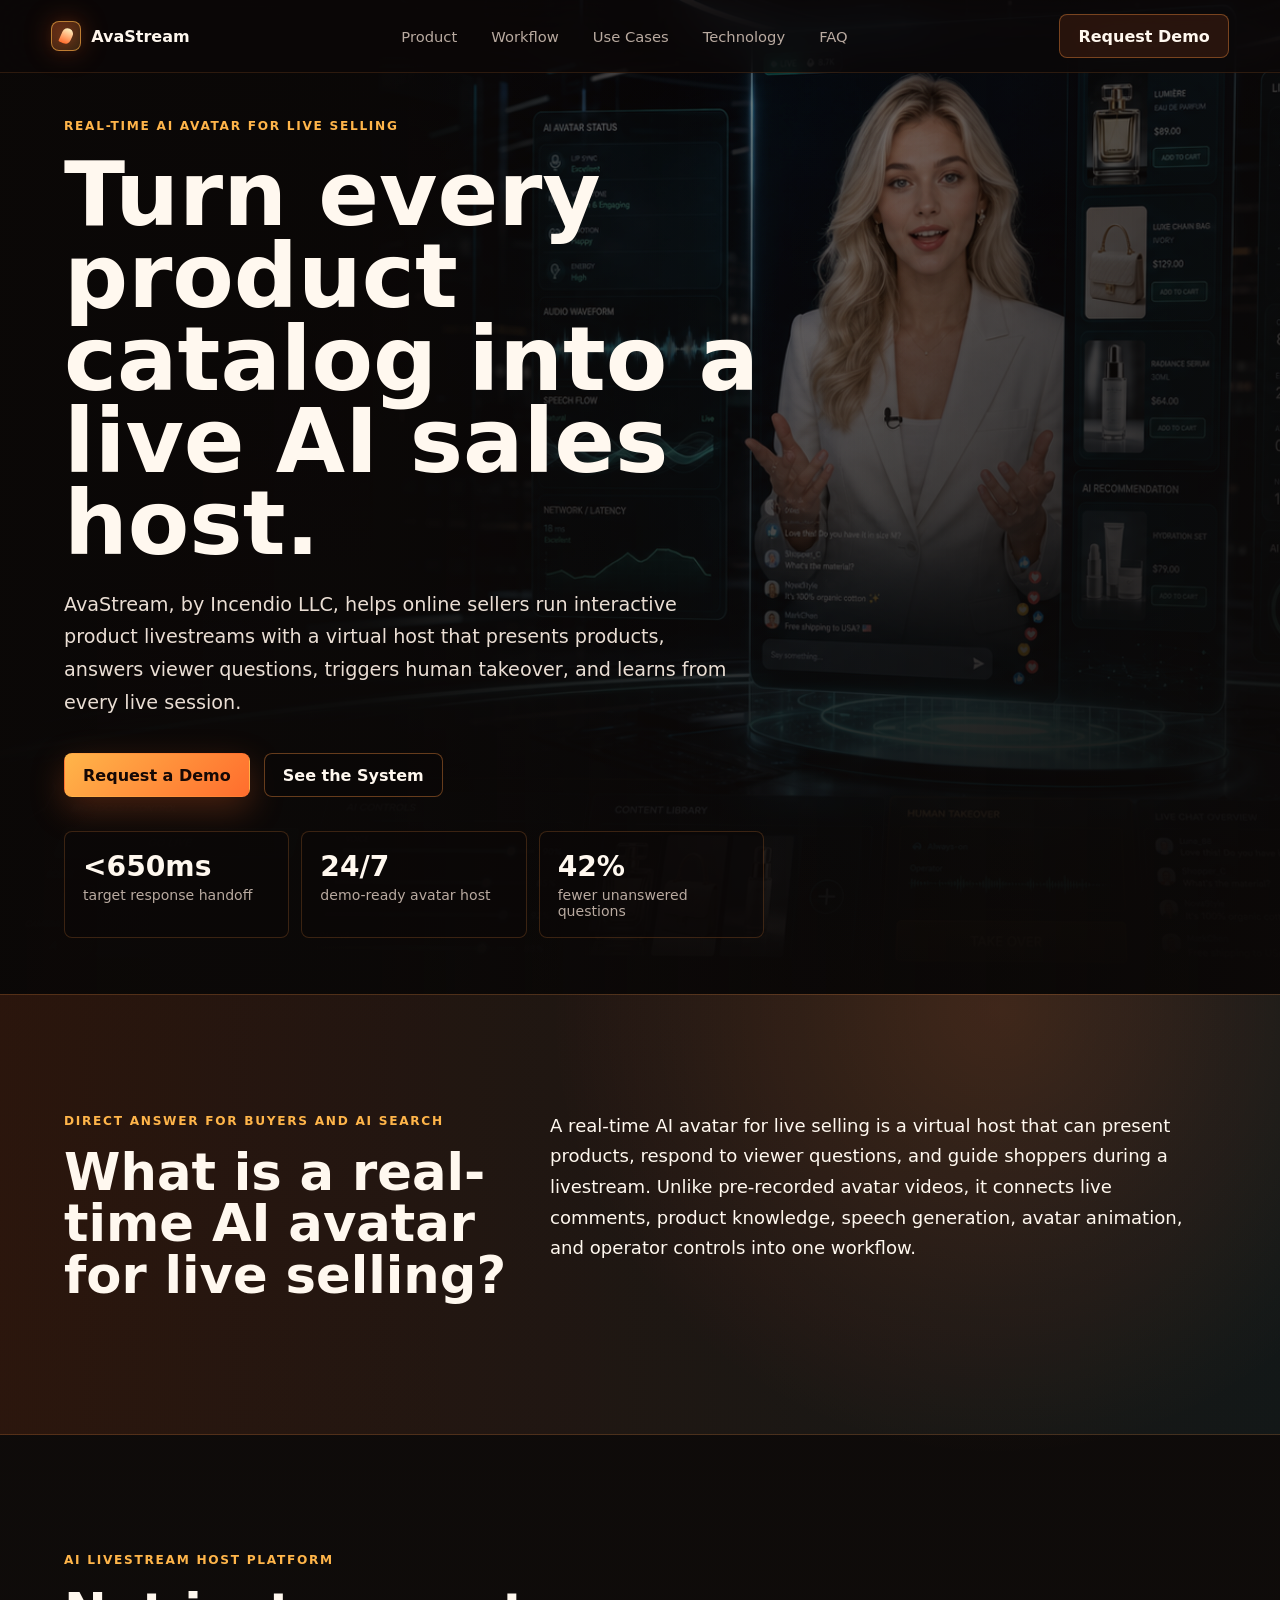
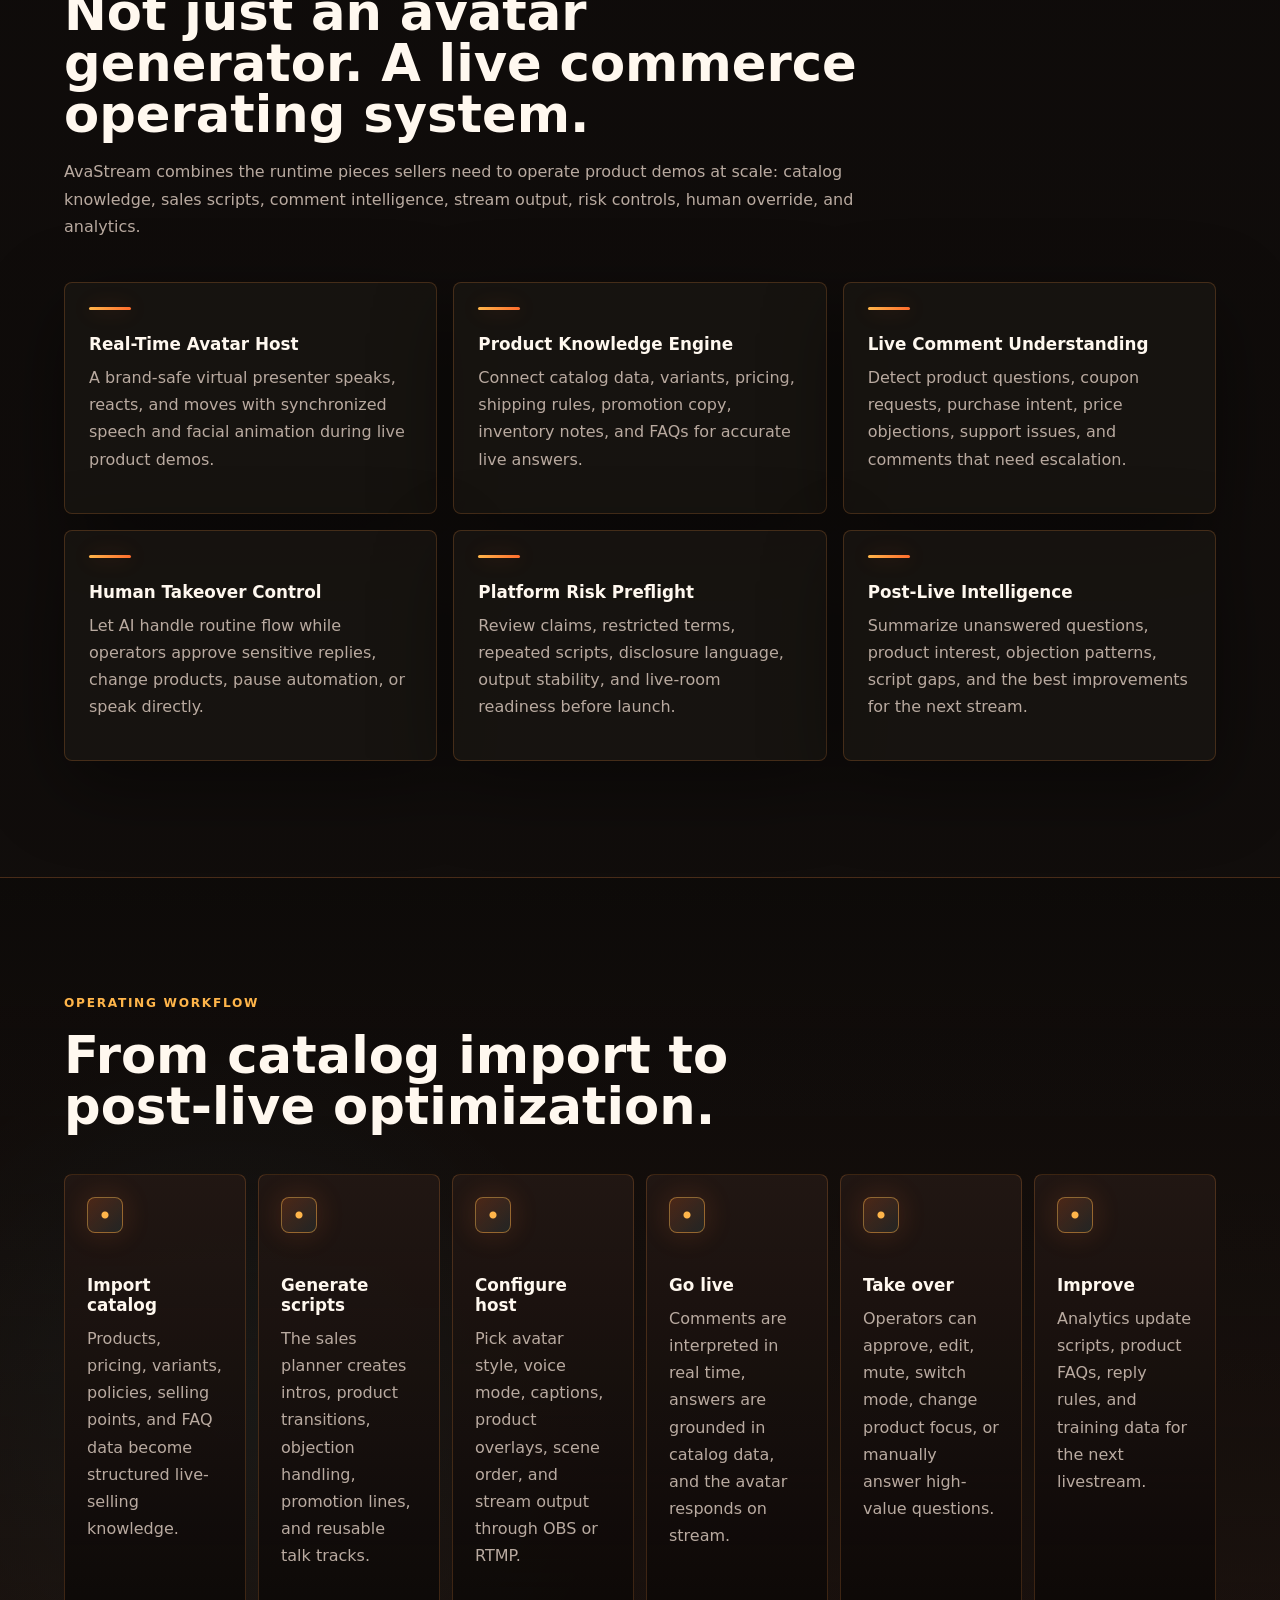
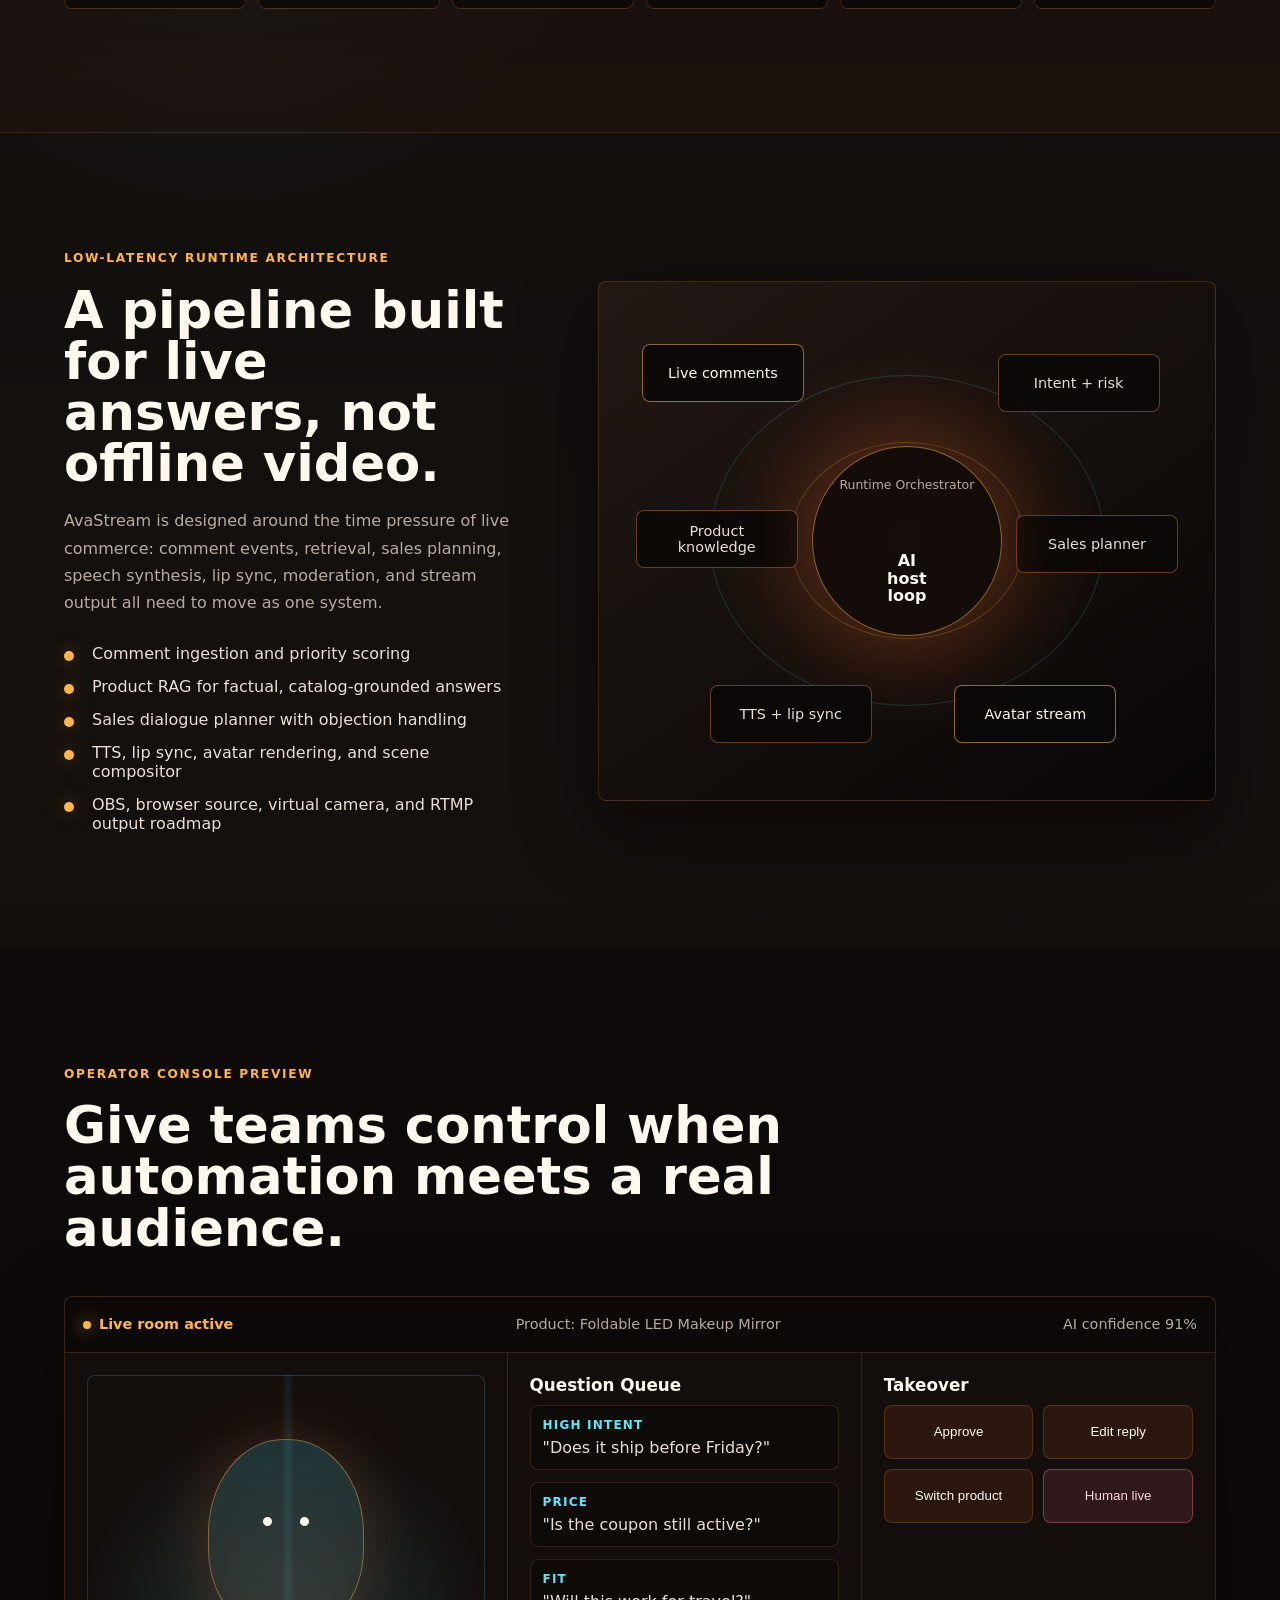
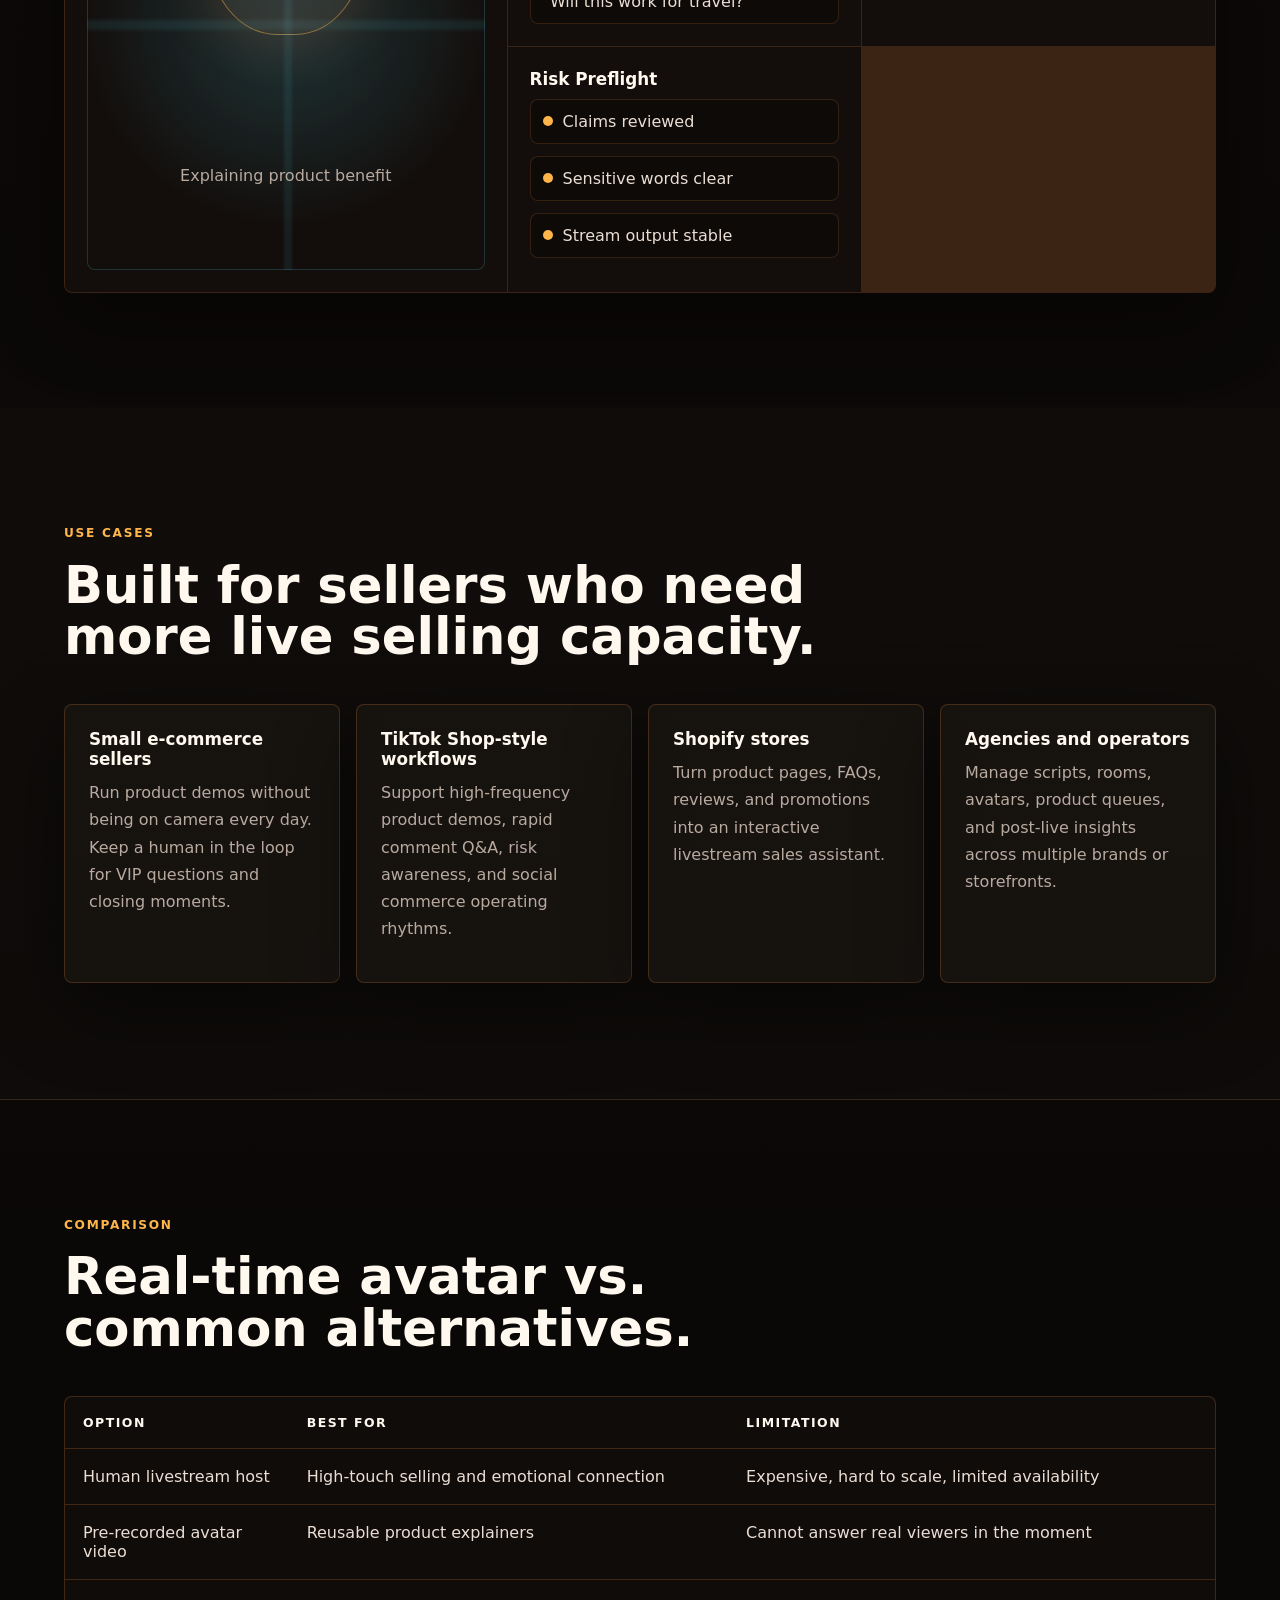
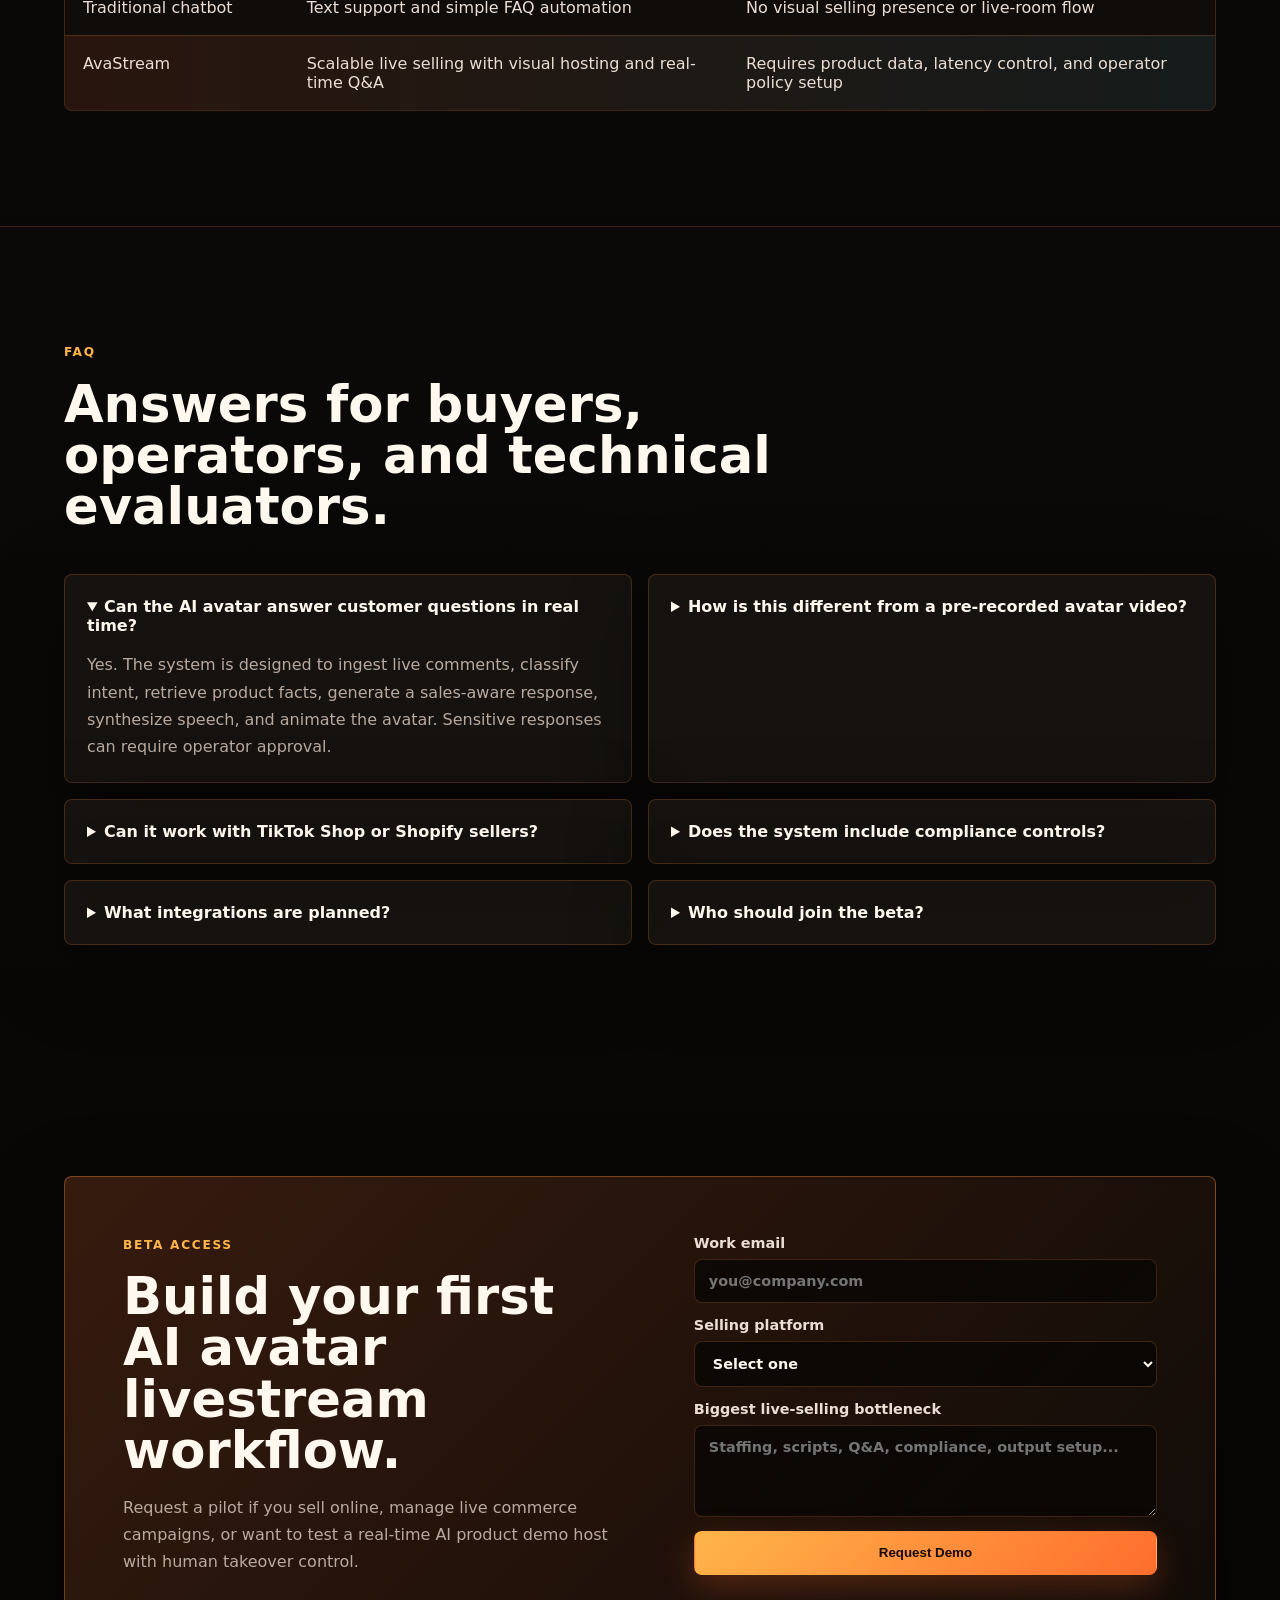
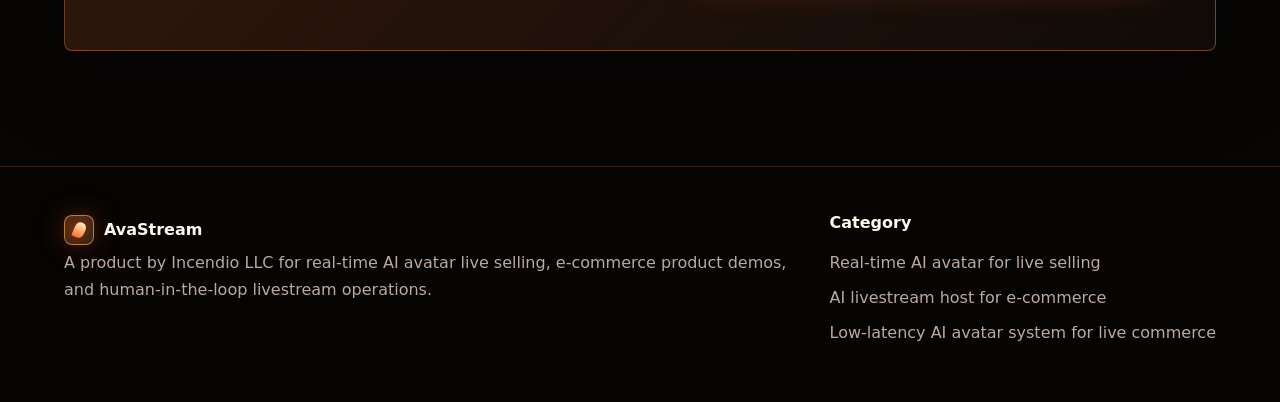
<file: web/incendio-avatar/index.html>
<!doctype html>
<html lang="en">
  <head>
    <meta charset="utf-8">
    <meta name="viewport" content="width=device-width, initial-scale=1">
    <title>AvaStream | Real-Time AI Avatar for Live Selling</title>
    <meta name="description" content="AvaStream is a real-time AI avatar platform for live selling that helps online sellers run interactive product livestreams with a virtual host, product knowledge, automated Q&A, and human takeover control.">
    <meta name="keywords" content="real-time AI avatar for live selling, AI livestream host, AI avatar for e-commerce, virtual livestream salesperson, AI sales avatar, live commerce AI">
    <meta name="robots" content="index,follow">
    <link rel="canonical" href="https://avatar.incendiollc.com/">
    <meta property="og:title" content="AvaStream | Real-Time AI Avatar for Live Selling">
    <meta property="og:description" content="Turn your product catalog into an interactive AI livestream host with product knowledge, real-time Q&A, risk preflight, human takeover, and post-live insights.">
    <meta property="og:type" content="website">
    <meta property="og:image" content="https://avatar.incendiollc.com/assets/ai-avatar-live-commerce-hero.png">
    <meta name="theme-color" content="#100806">
    <link rel="icon" href="assets/incendio-mark.svg" type="image/svg+xml">
    <link rel="preload" as="image" href="assets/ai-avatar-live-commerce-hero.png">
    <link rel="stylesheet" href="styles.css">
    <script defer src="script.js"></script>
    <script type="application/ld+json">
      {
        "@context": "https://schema.org",
        "@graph": [
          {
            "@type": "Organization",
            "@id": "https://incendiollc.com/#organization",
            "name": "Incendio LLC",
            "url": "https://incendiollc.com/",
            "description": "Incendio LLC builds AI workflows, decision tools, and digital products for practical business operations."
          },
          {
            "@type": "WebSite",
            "@id": "https://avatar.incendiollc.com/#website",
            "url": "https://avatar.incendiollc.com/",
            "name": "AvaStream",
            "publisher": { "@id": "https://incendiollc.com/#organization" }
          },
          {
            "@type": "SoftwareApplication",
            "@id": "https://avatar.incendiollc.com/#software",
            "name": "AvaStream",
            "publisher": { "@id": "https://incendiollc.com/#organization" },
            "brand": {
              "@type": "Brand",
              "name": "Incendio"
            },
            "applicationCategory": "BusinessApplication",
            "operatingSystem": "Web, OBS, Virtual Camera, RTMP",
            "description": "A real-time AI avatar platform for live selling with product catalog knowledge, automated Q&A, human takeover control, livestream risk preflight, and post-live analytics.",
            "offers": {
              "@type": "Offer",
              "availability": "https://schema.org/PreOrder",
              "price": "0",
              "priceCurrency": "USD"
            }
          },
          {
            "@type": "FAQPage",
            "@id": "https://avatar.incendiollc.com/#faq",
            "mainEntity": [
              {
                "@type": "Question",
                "name": "What is a real-time AI avatar for live selling?",
                "acceptedAnswer": {
                  "@type": "Answer",
                  "text": "A real-time AI avatar for live selling is a virtual host that can present products, respond to viewer questions, and guide shoppers during a livestream. Unlike pre-recorded avatar videos, it connects live comments, product knowledge, speech generation, avatar animation, and operator controls into one workflow."
                }
              },
              {
                "@type": "Question",
                "name": "Can AvaStream answer customer questions in real time?",
                "acceptedAnswer": {
                  "@type": "Answer",
                  "text": "AvaStream is designed to classify live comments, retrieve relevant product facts, generate sales-aware answers, synthesize speech, and animate the avatar while giving operators approval and takeover controls for sensitive moments."
                }
              },
              {
                "@type": "Question",
                "name": "Does AvaStream replace human livestream hosts?",
                "acceptedAnswer": {
                  "@type": "Answer",
                  "text": "AvaStream is built for human-in-the-loop live commerce. It can handle routine presentation and product Q&A, while a human operator can take over responses, product flow, or livestream mode when higher judgment is needed."
                }
              }
            ]
          }
        ]
      }
    </script>
  </head>
  <body>
    <canvas class="signal-canvas" id="signalCanvas" aria-hidden="true"></canvas>
    <header class="site-header">
      <a class="brand" href="#top" aria-label="AvaStream home">
        <span class="brand-mark"></span>
        <span><strong>AvaStream</strong></span>
      </a>
      <nav class="site-nav" aria-label="Primary navigation">
        <a href="#product">Product</a>
        <a href="#workflow">Workflow</a>
        <a href="#use-cases">Use Cases</a>
        <a href="#technology">Technology</a>
        <a href="#faq">FAQ</a>
      </nav>
      <a class="nav-cta" href="#demo">Request Demo</a>
    </header>

    <main id="top">
      <section class="hero" aria-labelledby="hero-title">
        <div class="hero-media" aria-hidden="true">
          <img src="assets/ai-avatar-live-commerce-hero.png" alt="">
        </div>
        <div class="hero-overlay"></div>
        <div class="hero-content">
          <p class="eyebrow">Real-time AI avatar for live selling</p>
          <h1 id="hero-title">Turn every product catalog into a live AI sales host.</h1>
          <p class="hero-copy">AvaStream, by Incendio LLC, helps online sellers run interactive product livestreams with a virtual host that presents products, answers viewer questions, triggers human takeover, and learns from every live session.</p>
          <div class="hero-actions">
            <a class="button primary" href="#demo">Request a Demo</a>
            <a class="button secondary" href="#product">See the System</a>
          </div>
          <dl class="hero-metrics" aria-label="Product performance indicators">
            <div>
              <dt>&lt;650ms</dt>
              <dd>target response handoff</dd>
            </div>
            <div>
              <dt>24/7</dt>
              <dd>demo-ready avatar host</dd>
            </div>
            <div>
              <dt>42%</dt>
              <dd>fewer unanswered questions</dd>
            </div>
          </dl>
        </div>
      </section>

      <section class="answer-band" aria-label="Direct answer">
        <div class="section-inner answer-grid">
          <div>
            <p class="eyebrow">Direct answer for buyers and AI search</p>
            <h2>What is a real-time AI avatar for live selling?</h2>
          </div>
          <p>A real-time AI avatar for live selling is a virtual host that can present products, respond to viewer questions, and guide shoppers during a livestream. Unlike pre-recorded avatar videos, it connects live comments, product knowledge, speech generation, avatar animation, and operator controls into one workflow.</p>
        </div>
      </section>

      <section class="section" id="product">
        <div class="section-inner">
          <div class="section-heading">
            <p class="eyebrow">AI livestream host platform</p>
            <h2>Not just an avatar generator. A live commerce operating system.</h2>
            <p>AvaStream combines the runtime pieces sellers need to operate product demos at scale: catalog knowledge, sales scripts, comment intelligence, stream output, risk controls, human override, and analytics.</p>
          </div>
          <div class="feature-grid">
            <article class="feature">
              <h3>Real-Time Avatar Host</h3>
              <p>A brand-safe virtual presenter speaks, reacts, and moves with synchronized speech and facial animation during live product demos.</p>
            </article>
            <article class="feature">
              <h3>Product Knowledge Engine</h3>
              <p>Connect catalog data, variants, pricing, shipping rules, promotion copy, inventory notes, and FAQs for accurate live answers.</p>
            </article>
            <article class="feature">
              <h3>Live Comment Understanding</h3>
              <p>Detect product questions, coupon requests, purchase intent, price objections, support issues, and comments that need escalation.</p>
            </article>
            <article class="feature">
              <h3>Human Takeover Control</h3>
              <p>Let AI handle routine flow while operators approve sensitive replies, change products, pause automation, or speak directly.</p>
            </article>
            <article class="feature">
              <h3>Platform Risk Preflight</h3>
              <p>Review claims, restricted terms, repeated scripts, disclosure language, output stability, and live-room readiness before launch.</p>
            </article>
            <article class="feature">
              <h3>Post-Live Intelligence</h3>
              <p>Summarize unanswered questions, product interest, objection patterns, script gaps, and the best improvements for the next stream.</p>
            </article>
          </div>
        </div>
      </section>

      <section class="section dark-panel" id="workflow">
        <div class="section-inner">
          <div class="section-heading compact">
            <p class="eyebrow">Operating workflow</p>
            <h2>From catalog import to post-live optimization.</h2>
          </div>
          <div class="workflow">
            <div class="workflow-step">
              <h3>Import catalog</h3>
              <p>Products, pricing, variants, policies, selling points, and FAQ data become structured live-selling knowledge.</p>
            </div>
            <div class="workflow-step">
              <h3>Generate scripts</h3>
              <p>The sales planner creates intros, product transitions, objection handling, promotion lines, and reusable talk tracks.</p>
            </div>
            <div class="workflow-step">
              <h3>Configure host</h3>
              <p>Pick avatar style, voice mode, captions, product overlays, scene order, and stream output through OBS or RTMP.</p>
            </div>
            <div class="workflow-step">
              <h3>Go live</h3>
              <p>Comments are interpreted in real time, answers are grounded in catalog data, and the avatar responds on stream.</p>
            </div>
            <div class="workflow-step">
              <h3>Take over</h3>
              <p>Operators can approve, edit, mute, switch mode, change product focus, or manually answer high-value questions.</p>
            </div>
            <div class="workflow-step">
              <h3>Improve</h3>
              <p>Analytics update scripts, product FAQs, reply rules, and training data for the next livestream.</p>
            </div>
          </div>
        </div>
      </section>

      <section class="section split-section" id="technology">
        <div class="section-inner split">
          <div>
            <p class="eyebrow">Low-latency runtime architecture</p>
            <h2>A pipeline built for live answers, not offline video.</h2>
            <p>AvaStream is designed around the time pressure of live commerce: comment events, retrieval, sales planning, speech synthesis, lip sync, moderation, and stream output all need to move as one system.</p>
            <ul class="check-list">
              <li>Comment ingestion and priority scoring</li>
              <li>Product RAG for factual, catalog-grounded answers</li>
              <li>Sales dialogue planner with objection handling</li>
              <li>TTS, lip sync, avatar rendering, and scene compositor</li>
              <li>OBS, browser source, virtual camera, and RTMP output roadmap</li>
            </ul>
          </div>
          <div class="architecture" aria-label="Runtime architecture diagram">
            <div class="node input">Live comments</div>
            <div class="node">Intent + risk</div>
            <div class="node">Product knowledge</div>
            <div class="node">Sales planner</div>
            <div class="node">TTS + lip sync</div>
            <div class="node output">Avatar stream</div>
            <div class="arch-core">
              <span>Runtime Orchestrator</span>
              <strong>AI host loop</strong>
            </div>
          </div>
        </div>
      </section>

      <section class="section evidence">
        <div class="section-inner">
          <div class="section-heading">
            <p class="eyebrow">Operator console preview</p>
            <h2>Give teams control when automation meets a real audience.</h2>
          </div>
          <div class="console">
            <div class="console-top">
              <span class="status live">Live room active</span>
              <span>Product: Foldable LED Makeup Mirror</span>
              <span>AI confidence 91%</span>
            </div>
            <div class="console-grid">
              <div class="console-pane avatar-pane">
                <div class="avatar-screen">
                  <span class="avatar-face"></span>
                  <p>Explaining product benefit</p>
                </div>
              </div>
              <div class="console-pane">
                <h3>Question Queue</h3>
                <ul class="event-list">
                  <li><span>High intent</span> "Does it ship before Friday?"</li>
                  <li><span>Price</span> "Is the coupon still active?"</li>
                  <li><span>Fit</span> "Will this work for travel?"</li>
                </ul>
              </div>
              <div class="console-pane">
                <h3>Takeover</h3>
                <div class="takeover-grid">
                  <button>Approve</button>
                  <button>Edit reply</button>
                  <button>Switch product</button>
                  <button class="danger">Human live</button>
                </div>
              </div>
              <div class="console-pane">
                <h3>Risk Preflight</h3>
                <div class="risk-line"><span></span> Claims reviewed</div>
                <div class="risk-line"><span></span> Sensitive words clear</div>
                <div class="risk-line"><span></span> Stream output stable</div>
              </div>
            </div>
          </div>
        </div>
      </section>

      <section class="section" id="use-cases">
        <div class="section-inner">
          <div class="section-heading">
            <p class="eyebrow">Use cases</p>
            <h2>Built for sellers who need more live selling capacity.</h2>
          </div>
          <div class="use-case-grid">
            <article>
              <h3>Small e-commerce sellers</h3>
              <p>Run product demos without being on camera every day. Keep a human in the loop for VIP questions and closing moments.</p>
            </article>
            <article>
              <h3>TikTok Shop-style workflows</h3>
              <p>Support high-frequency product demos, rapid comment Q&A, risk awareness, and social commerce operating rhythms.</p>
            </article>
            <article>
              <h3>Shopify stores</h3>
              <p>Turn product pages, FAQs, reviews, and promotions into an interactive livestream sales assistant.</p>
            </article>
            <article>
              <h3>Agencies and operators</h3>
              <p>Manage scripts, rooms, avatars, product queues, and post-live insights across multiple brands or storefronts.</p>
            </article>
          </div>
        </div>
      </section>

      <section class="section comparison">
        <div class="section-inner">
          <div class="section-heading compact">
            <p class="eyebrow">Comparison</p>
            <h2>Real-time avatar vs. common alternatives.</h2>
          </div>
          <div class="table-wrap">
            <table>
              <thead>
                <tr>
                  <th>Option</th>
                  <th>Best for</th>
                  <th>Limitation</th>
                </tr>
              </thead>
              <tbody>
                <tr>
                  <td>Human livestream host</td>
                  <td>High-touch selling and emotional connection</td>
                  <td>Expensive, hard to scale, limited availability</td>
                </tr>
                <tr>
                  <td>Pre-recorded avatar video</td>
                  <td>Reusable product explainers</td>
                  <td>Cannot answer real viewers in the moment</td>
                </tr>
                <tr>
                  <td>Traditional chatbot</td>
                  <td>Text support and simple FAQ automation</td>
                  <td>No visual selling presence or live-room flow</td>
                </tr>
                <tr>
                  <td>AvaStream</td>
                  <td>Scalable live selling with visual hosting and real-time Q&A</td>
                  <td>Requires product data, latency control, and operator policy setup</td>
                </tr>
              </tbody>
            </table>
          </div>
        </div>
      </section>

      <section class="section faq" id="faq">
        <div class="section-inner">
          <div class="section-heading">
            <p class="eyebrow">FAQ</p>
            <h2>Answers for buyers, operators, and technical evaluators.</h2>
          </div>
          <div class="faq-grid">
            <details open>
              <summary>Can the AI avatar answer customer questions in real time?</summary>
              <p>Yes. The system is designed to ingest live comments, classify intent, retrieve product facts, generate a sales-aware response, synthesize speech, and animate the avatar. Sensitive responses can require operator approval.</p>
            </details>
            <details>
              <summary>How is this different from a pre-recorded avatar video?</summary>
              <p>Pre-recorded video repeats a fixed message. AvaStream is designed for interactive selling: viewer comments, product knowledge, risk checks, human takeover, and post-live learning all happen around the avatar.</p>
            </details>
            <details>
              <summary>Can it work with TikTok Shop or Shopify sellers?</summary>
              <p>The product is designed for social commerce and e-commerce workflows, including TikTok Shop-style selling and Shopify catalog-driven demos. Specific platform connectors depend on rollout stage and account requirements.</p>
            </details>
            <details>
              <summary>Does the system include compliance controls?</summary>
              <p>AvaStream includes a risk preflight concept for claims, sensitive words, repeated scripts, disclosure language, and output readiness. Operators can also take over whenever judgment is needed.</p>
            </details>
            <details>
              <summary>What integrations are planned?</summary>
              <p>The roadmap includes OBS, browser source, virtual camera, RTMP output, product catalog import, live chat ingestion, and commerce platform workflows for sellers and agencies.</p>
            </details>
            <details>
              <summary>Who should join the beta?</summary>
              <p>Online sellers, TikTok Shop-style operators, Shopify merchants, agencies, and brands that want frequent live product demos without keeping a human host on camera all day.</p>
            </details>
          </div>
        </div>
      </section>

      <section class="section demo" id="demo">
        <div class="section-inner demo-panel">
          <div>
            <p class="eyebrow">Beta access</p>
            <h2>Build your first AI avatar livestream workflow.</h2>
            <p>Request a pilot if you sell online, manage live commerce campaigns, or want to test a real-time AI product demo host with human takeover control.</p>
          </div>
          <form class="lead-form" action="mailto:contact@incendiollc.com" method="post" enctype="text/plain">
            <label>
              Work email
              <input type="email" name="email" placeholder="you@company.com" required>
            </label>
            <label>
              Selling platform
              <select name="platform" required>
                <option value="">Select one</option>
                <option>TikTok Shop-style live selling</option>
                <option>Shopify store</option>
                <option>Amazon Live</option>
                <option>Instagram or YouTube Live</option>
                <option>Agency / multiple brands</option>
              </select>
            </label>
            <label>
              Biggest live-selling bottleneck
              <textarea name="bottleneck" rows="4" placeholder="Staffing, scripts, Q&A, compliance, output setup..." required></textarea>
            </label>
            <button class="button primary" type="submit">Request Demo</button>
          </form>
        </div>
      </section>
    </main>

    <footer class="site-footer">
      <div class="section-inner footer-grid">
        <div>
          <a class="brand" href="#top" aria-label="AvaStream home">
            <span class="brand-mark"></span>
            <span><strong>AvaStream</strong></span>
          </a>
          <p>A product by Incendio LLC for real-time AI avatar live selling, e-commerce product demos, and human-in-the-loop livestream operations.</p>
        </div>
        <div>
          <h2>Category</h2>
          <p>Real-time AI avatar for live selling</p>
          <p>AI livestream host for e-commerce</p>
          <p>Low-latency AI avatar system for live commerce</p>
        </div>
      </div>
    </footer>
  </body>
</html>
</file>
<file: web/incendio-avatar/styles.css>
:root {
  color-scheme: dark;
  --bg: #0b0807;
  --bg-2: #14100e;
  --panel: rgba(25, 21, 18, 0.82);
  --panel-2: rgba(35, 29, 24, 0.92);
  --line: rgba(255, 148, 64, 0.2);
  --line-strong: rgba(255, 148, 64, 0.38);
  --text: #fff8ef;
  --muted: #b9aaa0;
  --soft: #eaded4;
  --cyan: #5ce7ff;
  --mint: #70ffd1;
  --amber: #ffb54a;
  --ember: #ff6d2d;
  --danger: #ff5a6f;
  --shadow: 0 24px 80px rgba(0, 0, 0, 0.44);
  --radius: 8px;
  font-family: Inter, ui-sans-serif, system-ui, -apple-system, BlinkMacSystemFont, "Segoe UI", sans-serif;
}

* {
  box-sizing: border-box;
}

html {
  scroll-behavior: smooth;
}

body {
  margin: 0;
  background:
    radial-gradient(circle at 78% 12%, rgba(255, 109, 45, 0.18), transparent 28rem),
    radial-gradient(circle at 18% 36%, rgba(92, 231, 255, 0.1), transparent 24rem),
    linear-gradient(180deg, #0b0807 0%, #14100e 46%, #060504 100%);
  color: var(--text);
  overflow-x: hidden;
}

body::before {
  content: "";
  position: fixed;
  inset: 0;
  pointer-events: none;
  z-index: -1;
  background-image:
    linear-gradient(rgba(255, 181, 74, 0.04) 1px, transparent 1px),
    linear-gradient(90deg, rgba(92, 231, 255, 0.03) 1px, transparent 1px);
  background-size: 44px 44px;
  mask-image: linear-gradient(to bottom, black 0%, transparent 82%);
}

a {
  color: inherit;
  text-decoration: none;
}

img {
  display: block;
  max-width: 100%;
}

.signal-canvas {
  position: fixed;
  inset: 0;
  z-index: -2;
  width: 100%;
  height: 100%;
  opacity: 0.45;
}

.site-header {
  position: fixed;
  top: 0;
  left: 0;
  right: 0;
  z-index: 20;
  display: grid;
  grid-template-columns: auto 1fr auto;
  align-items: center;
  gap: 24px;
  min-height: 72px;
  padding: 14px clamp(20px, 4vw, 64px);
  background: rgba(11, 8, 7, 0.74);
  border-bottom: 1px solid rgba(255, 148, 64, 0.14);
  backdrop-filter: blur(20px);
}

.brand {
  display: inline-flex;
  align-items: center;
  gap: 10px;
  font-weight: 750;
  letter-spacing: 0;
}

.brand-mark {
  position: relative;
  width: 30px;
  height: 30px;
  border: 1px solid rgba(255, 181, 74, 0.62);
  border-radius: 8px;
  background:
    linear-gradient(135deg, rgba(255, 109, 45, 0.34), rgba(255, 181, 74, 0.18)),
    radial-gradient(circle at 62% 36%, #fff8ef 0 2px, transparent 3px);
  box-shadow: 0 0 28px rgba(255, 109, 45, 0.26);
}

.brand-mark::before {
  content: "";
  position: absolute;
  left: 9px;
  top: 6px;
  width: 11px;
  height: 16px;
  border-radius: 10px 10px 10px 2px;
  background: linear-gradient(180deg, #fff1bf, var(--ember));
  transform: rotate(24deg);
  box-shadow: 0 0 16px rgba(255, 109, 45, 0.5);
}

.site-nav {
  display: flex;
  justify-content: center;
  gap: clamp(16px, 3vw, 34px);
  color: var(--muted);
  font-size: 0.92rem;
}

.site-nav a:hover,
.site-nav a:focus-visible {
  color: var(--text);
}

.nav-cta,
.button {
  display: inline-flex;
  align-items: center;
  justify-content: center;
  min-height: 44px;
  padding: 0 18px;
  border: 1px solid var(--line-strong);
  border-radius: 8px;
  font-weight: 720;
  color: var(--text);
  cursor: pointer;
}

.nav-cta {
  background: rgba(255, 109, 45, 0.12);
}

.button.primary {
  background: linear-gradient(135deg, var(--amber), var(--ember));
  color: #160805;
  border-color: transparent;
  box-shadow: 0 12px 34px rgba(255, 109, 45, 0.25);
}

.button.secondary {
  background: rgba(11, 8, 7, 0.72);
}

.hero {
  position: relative;
  min-height: 92vh;
  display: flex;
  align-items: center;
  padding: 116px clamp(20px, 5vw, 80px) 56px;
  overflow: hidden;
}

.hero-media,
.hero-overlay {
  position: absolute;
  inset: 0;
}

.hero-media img {
  width: 100%;
  height: 100%;
  object-fit: cover;
  object-position: center;
  filter: saturate(1.04) contrast(1.08);
}

.hero-overlay {
  background:
    linear-gradient(90deg, rgba(11, 8, 7, 0.96) 0%, rgba(11, 8, 7, 0.88) 29%, rgba(11, 8, 7, 0.34) 63%, rgba(11, 8, 7, 0.76) 100%),
    linear-gradient(180deg, rgba(11, 8, 7, 0.12) 0%, #0b0807 100%);
}

.hero-content {
  position: relative;
  z-index: 1;
  width: min(760px, 100%);
}

.eyebrow {
  margin: 0 0 16px;
  color: var(--amber);
  text-transform: uppercase;
  letter-spacing: 0.14em;
  font-size: 0.76rem;
  font-weight: 780;
}

h1,
h2,
h3,
p {
  margin-top: 0;
}

h1 {
  margin-bottom: 24px;
  font-size: clamp(3rem, 7vw, 6.6rem);
  line-height: 0.92;
  letter-spacing: 0;
  max-width: 900px;
}

h2 {
  margin-bottom: 18px;
  font-size: clamp(2rem, 4vw, 4.2rem);
  line-height: 1;
  letter-spacing: 0;
}

h3 {
  margin-bottom: 10px;
  font-size: 1.05rem;
  letter-spacing: 0;
}

p {
  color: var(--muted);
  line-height: 1.7;
}

.hero-copy {
  max-width: 680px;
  color: var(--soft);
  font-size: clamp(1.05rem, 1.5vw, 1.28rem);
}

.hero-actions {
  display: flex;
  flex-wrap: wrap;
  gap: 14px;
  margin: 34px 0;
}

.hero-metrics {
  display: grid;
  grid-template-columns: repeat(3, minmax(0, 1fr));
  gap: 12px;
  width: min(700px, 100%);
  margin: 0;
}

.hero-metrics div {
  padding: 18px;
  border: 1px solid var(--line);
  border-radius: var(--radius);
  background: rgba(11, 8, 7, 0.58);
}

.hero-metrics dt {
  font-size: clamp(1.45rem, 2.2vw, 2.2rem);
  font-weight: 820;
}

.hero-metrics dd {
  margin: 4px 0 0;
  color: var(--muted);
  font-size: 0.88rem;
}

.section,
.answer-band {
  position: relative;
  padding: clamp(72px, 9vw, 132px) clamp(20px, 5vw, 80px);
}

.section-inner {
  width: min(1180px, 100%);
  margin: 0 auto;
}

.answer-band {
  border-top: 1px solid var(--line);
  border-bottom: 1px solid var(--line);
  background: linear-gradient(90deg, rgba(255, 109, 45, 0.12), rgba(92, 231, 255, 0.06));
}

.answer-grid {
  display: grid;
  grid-template-columns: minmax(240px, 0.8fr) minmax(300px, 1.2fr);
  gap: 42px;
  align-items: start;
}

.answer-grid p:last-child {
  margin-bottom: 0;
  color: var(--text);
  font-size: 1.13rem;
}

.section-heading {
  max-width: 820px;
  margin-bottom: 42px;
}

.section-heading.compact {
  max-width: 740px;
}

.feature-grid,
.use-case-grid,
.faq-grid {
  display: grid;
  grid-template-columns: repeat(3, minmax(0, 1fr));
  gap: 16px;
}

.feature,
.use-case-grid article,
.faq-grid details {
  border: 1px solid var(--line);
  border-radius: var(--radius);
  background: var(--panel);
  box-shadow: var(--shadow);
}

.feature {
  min-height: 220px;
  padding: 24px;
}

.feature h3 {
  color: var(--text);
}

.feature h3::before {
  content: "";
  display: block;
  width: 42px;
  height: 3px;
  margin-bottom: 24px;
  border-radius: 999px;
  background: linear-gradient(90deg, var(--amber), var(--ember));
  box-shadow: 0 0 20px rgba(255, 109, 45, 0.28);
}

.feature-icon {
  display: inline-flex;
  align-items: center;
  justify-content: center;
  width: 42px;
  height: 30px;
  margin-bottom: 30px;
  border: 1px solid var(--line-strong);
  border-radius: 8px;
  color: var(--amber);
  font-size: 0.8rem;
  font-weight: 800;
}

.feature:nth-child(2) .feature-icon,
.feature:nth-child(5) .feature-icon {
  border-color: rgba(92, 231, 255, 0.42);
  color: var(--cyan);
}

.feature:nth-child(4) .feature-icon {
  border-color: rgba(255, 106, 134, 0.38);
  color: #ffc3cc;
}

.dark-panel {
  background: linear-gradient(180deg, rgba(9, 7, 6, 0.42), rgba(31, 20, 15, 0.72));
  border-top: 1px solid var(--line);
  border-bottom: 1px solid var(--line);
}

.workflow {
  display: grid;
  grid-template-columns: repeat(6, minmax(160px, 1fr));
  gap: 12px;
  overflow-x: auto;
  padding-bottom: 8px;
}

.workflow-step {
  min-height: 230px;
  padding: 22px;
  border: 1px solid var(--line);
  border-radius: var(--radius);
  background: linear-gradient(180deg, rgba(35, 24, 20, 0.94), rgba(11, 8, 7, 0.82));
}

.workflow-step h3::before {
  content: "";
  display: block;
  width: 34px;
  height: 34px;
  margin-bottom: 42px;
  border: 1px solid rgba(255, 181, 74, 0.45);
  border-radius: 8px;
  background:
    radial-gradient(circle at 50% 50%, var(--amber) 0 3px, transparent 4px),
    linear-gradient(135deg, rgba(255, 109, 45, 0.2), rgba(92, 231, 255, 0.08));
  box-shadow: 0 0 28px rgba(255, 109, 45, 0.18);
}

.split {
  display: grid;
  grid-template-columns: minmax(320px, 0.85fr) minmax(340px, 1.15fr);
  gap: clamp(34px, 6vw, 80px);
  align-items: center;
}

.check-list {
  display: grid;
  gap: 14px;
  margin: 28px 0 0;
  padding: 0;
  list-style: none;
}

.check-list li {
  position: relative;
  padding-left: 28px;
  color: var(--soft);
}

.check-list li::before {
  content: "";
  position: absolute;
  left: 0;
  top: 0.42em;
  width: 10px;
  height: 10px;
  border-radius: 50%;
  background: var(--amber);
  box-shadow: 0 0 20px rgba(255, 181, 74, 0.46);
}

.architecture {
  position: relative;
  min-height: 520px;
  border: 1px solid var(--line);
  border-radius: var(--radius);
  background:
    radial-gradient(circle at center, rgba(255, 109, 45, 0.2), transparent 12rem),
    linear-gradient(145deg, rgba(34, 25, 20, 0.96), rgba(8, 6, 5, 0.9));
  overflow: hidden;
  box-shadow: var(--shadow);
}

.architecture::before,
.architecture::after {
  content: "";
  position: absolute;
  inset: 18%;
  border: 1px solid rgba(92, 231, 255, 0.16);
  border-radius: 50%;
}

.architecture::after {
  inset: 31%;
  border-color: rgba(255, 181, 74, 0.22);
}

.node {
  position: absolute;
  z-index: 2;
  width: 162px;
  min-height: 58px;
  display: flex;
  align-items: center;
  justify-content: center;
  padding: 12px;
  border: 1px solid var(--line-strong);
  border-radius: var(--radius);
  background: rgba(11, 8, 7, 0.88);
  color: var(--soft);
  font-size: 0.9rem;
  text-align: center;
}

.node:nth-child(1) { left: 7%; top: 12%; }
.node:nth-child(2) { right: 9%; top: 14%; }
.node:nth-child(3) { left: 6%; top: 44%; }
.node:nth-child(4) { right: 6%; top: 45%; }
.node:nth-child(5) { left: 18%; bottom: 11%; }
.node:nth-child(6) { right: 16%; bottom: 11%; }

.node.input,
.node.output {
  color: var(--text);
  border-color: rgba(255, 181, 74, 0.56);
}

.arch-core {
  position: absolute;
  inset: 50% auto auto 50%;
  transform: translate(-50%, -50%);
  z-index: 3;
  display: grid;
  place-items: center;
  width: 190px;
  height: 190px;
  border: 1px solid rgba(255, 181, 74, 0.52);
  border-radius: 50%;
  background: rgba(19, 12, 9, 0.94);
  box-shadow: 0 0 80px rgba(255, 109, 45, 0.2);
  text-align: center;
}

.arch-core span {
  color: var(--muted);
  font-size: 0.78rem;
}

.arch-core strong {
  display: block;
  width: min-content;
  color: var(--text);
  line-height: 1.08;
}

.evidence {
  background: rgba(8, 6, 5, 0.44);
}

.console {
  border: 1px solid var(--line);
  border-radius: var(--radius);
  background: rgba(12, 9, 8, 0.9);
  box-shadow: var(--shadow);
  overflow: hidden;
}

.console-top {
  display: flex;
  flex-wrap: wrap;
  gap: 14px;
  align-items: center;
  justify-content: space-between;
  min-height: 56px;
  padding: 14px 18px;
  border-bottom: 1px solid var(--line);
  color: var(--muted);
  font-size: 0.9rem;
}

.status {
  color: var(--amber);
  font-weight: 800;
}

.status.live::before {
  content: "";
  display: inline-block;
  width: 8px;
  height: 8px;
  margin-right: 8px;
  border-radius: 50%;
  background: var(--amber);
  box-shadow: 0 0 18px var(--amber);
}

.console-grid {
  display: grid;
  grid-template-columns: 1.25fr 1fr 1fr;
  grid-auto-rows: minmax(210px, auto);
  gap: 1px;
  background: var(--line);
}

.console-pane {
  padding: 22px;
  background: rgba(18, 14, 12, 0.96);
}

.avatar-pane {
  grid-row: span 2;
}

.avatar-screen {
  display: grid;
  place-items: center;
  height: 100%;
  min-height: 444px;
  border: 1px solid rgba(92, 231, 255, 0.18);
  border-radius: var(--radius);
  background:
    linear-gradient(180deg, transparent 0 49%, rgba(92, 231, 255, 0.08) 50% 51%, transparent 52%),
    linear-gradient(90deg, transparent 0 49%, rgba(92, 231, 255, 0.08) 50% 51%, transparent 52%),
    radial-gradient(circle at center, rgba(92, 231, 255, 0.18), transparent 13rem);
}

.avatar-face {
  width: 156px;
  height: 196px;
  border: 1px solid rgba(255, 181, 74, 0.42);
  border-radius: 48% 48% 44% 44%;
  background:
    radial-gradient(circle at 38% 42%, #fff8ef 0 4px, transparent 5px),
    radial-gradient(circle at 62% 42%, #fff8ef 0 4px, transparent 5px),
    linear-gradient(180deg, rgba(92, 231, 255, 0.16), rgba(255, 109, 45, 0.1));
  box-shadow: 0 0 64px rgba(255, 109, 45, 0.2);
}

.event-list {
  display: grid;
  gap: 12px;
  padding: 0;
  margin: 0;
  list-style: none;
}

.event-list li,
.risk-line {
  padding: 12px;
  border: 1px solid rgba(255, 148, 64, 0.16);
  border-radius: var(--radius);
  color: var(--soft);
  background: rgba(11, 8, 7, 0.64);
}

.event-list span {
  display: block;
  margin-bottom: 6px;
  color: var(--cyan);
  font-size: 0.75rem;
  text-transform: uppercase;
  letter-spacing: 0.1em;
  font-weight: 800;
}

.takeover-grid {
  display: grid;
  grid-template-columns: repeat(2, minmax(0, 1fr));
  gap: 10px;
}

.takeover-grid button {
  min-height: 54px;
  border: 1px solid var(--line);
  border-radius: var(--radius);
  color: var(--text);
  background: rgba(255, 109, 45, 0.1);
}

.takeover-grid .danger {
  border-color: rgba(255, 106, 134, 0.42);
  color: #ffd4dc;
  background: rgba(255, 106, 134, 0.12);
}

.risk-line {
  display: flex;
  align-items: center;
  gap: 10px;
  margin-bottom: 12px;
}

.risk-line span {
  width: 10px;
  height: 10px;
  border-radius: 50%;
  background: var(--amber);
}

.use-case-grid {
  grid-template-columns: repeat(4, minmax(0, 1fr));
}

.use-case-grid article {
  padding: 24px;
  min-height: 230px;
}

.comparison {
  border-top: 1px solid var(--line);
  border-bottom: 1px solid var(--line);
  background: rgba(9, 7, 6, 0.48);
}

.table-wrap {
  overflow-x: auto;
  border: 1px solid var(--line);
  border-radius: var(--radius);
  background: rgba(18, 14, 12, 0.9);
}

table {
  width: 100%;
  border-collapse: collapse;
  min-width: 760px;
}

th,
td {
  padding: 18px;
  border-bottom: 1px solid var(--line);
  text-align: left;
  vertical-align: top;
}

th {
  color: var(--text);
  font-size: 0.78rem;
  text-transform: uppercase;
  letter-spacing: 0.12em;
}

td {
  color: var(--soft);
}

tr:last-child td {
  border-bottom: 0;
}

tbody tr:last-child {
  background: linear-gradient(90deg, rgba(255, 109, 45, 0.1), rgba(92, 231, 255, 0.07));
}

.faq-grid {
  grid-template-columns: repeat(2, minmax(0, 1fr));
}

.faq-grid details {
  padding: 22px;
}

summary {
  cursor: pointer;
  color: var(--text);
  font-weight: 760;
}

details p {
  margin: 16px 0 0;
}

.demo-panel {
  display: grid;
  grid-template-columns: minmax(300px, 0.8fr) minmax(320px, 0.75fr);
  gap: clamp(28px, 6vw, 80px);
  align-items: start;
  padding: clamp(28px, 5vw, 58px);
  border: 1px solid var(--line-strong);
  border-radius: var(--radius);
  background:
    linear-gradient(135deg, rgba(255, 109, 45, 0.16), transparent),
    rgba(18, 12, 9, 0.92);
  box-shadow: var(--shadow);
}

.lead-form {
  display: grid;
  gap: 14px;
}

label {
  display: grid;
  gap: 8px;
  color: var(--soft);
  font-size: 0.9rem;
  font-weight: 700;
}

input,
select,
textarea {
  width: 100%;
  border: 1px solid var(--line);
  border-radius: var(--radius);
  background: rgba(8, 6, 5, 0.74);
  color: var(--text);
  padding: 13px 14px;
  font: inherit;
}

textarea {
  resize: vertical;
}

input:focus,
select:focus,
textarea:focus {
  outline: 2px solid rgba(92, 231, 255, 0.35);
  border-color: rgba(92, 231, 255, 0.55);
}

.site-footer {
  padding: 48px clamp(20px, 5vw, 80px);
  border-top: 1px solid var(--line);
  background: #050403;
}

.footer-grid {
  display: grid;
  grid-template-columns: 1fr auto;
  gap: 38px;
}

.site-footer h2 {
  font-size: 1rem;
}

.site-footer p {
  margin-bottom: 8px;
}

@media (max-width: 980px) {
  .site-header {
    grid-template-columns: 1fr auto;
  }

  .site-nav {
    display: none;
  }

  .hero {
    min-height: auto;
  }

  .answer-grid,
  .split,
  .demo-panel,
  .footer-grid {
    grid-template-columns: 1fr;
  }

  .feature-grid,
  .use-case-grid,
  .faq-grid {
    grid-template-columns: repeat(2, minmax(0, 1fr));
  }

  .console-grid {
    grid-template-columns: 1fr;
  }

  .avatar-pane {
    grid-row: auto;
  }

  .avatar-screen {
    min-height: 320px;
  }
}

@media (max-width: 640px) {
  .site-header {
    min-height: 64px;
    padding: 12px 16px;
  }

  .nav-cta {
    display: none;
  }

  .hero {
    padding: 104px 18px 42px;
  }

  .hero-overlay {
    background:
      linear-gradient(90deg, rgba(11, 8, 7, 0.94), rgba(11, 8, 7, 0.76)),
      linear-gradient(180deg, rgba(11, 8, 7, 0.1), #0b0807 100%);
  }

  .hero-metrics,
  .feature-grid,
  .use-case-grid,
  .faq-grid {
    grid-template-columns: 1fr;
  }

  h1 {
    font-size: clamp(2.7rem, 16vw, 4.2rem);
  }

  h2 {
    font-size: clamp(2rem, 10vw, 3rem);
  }

  .section,
  .answer-band {
    padding-left: 18px;
    padding-right: 18px;
  }

  .node {
    width: 130px;
    font-size: 0.78rem;
  }

  .arch-core {
    width: 152px;
    height: 152px;
  }
}
</file>
